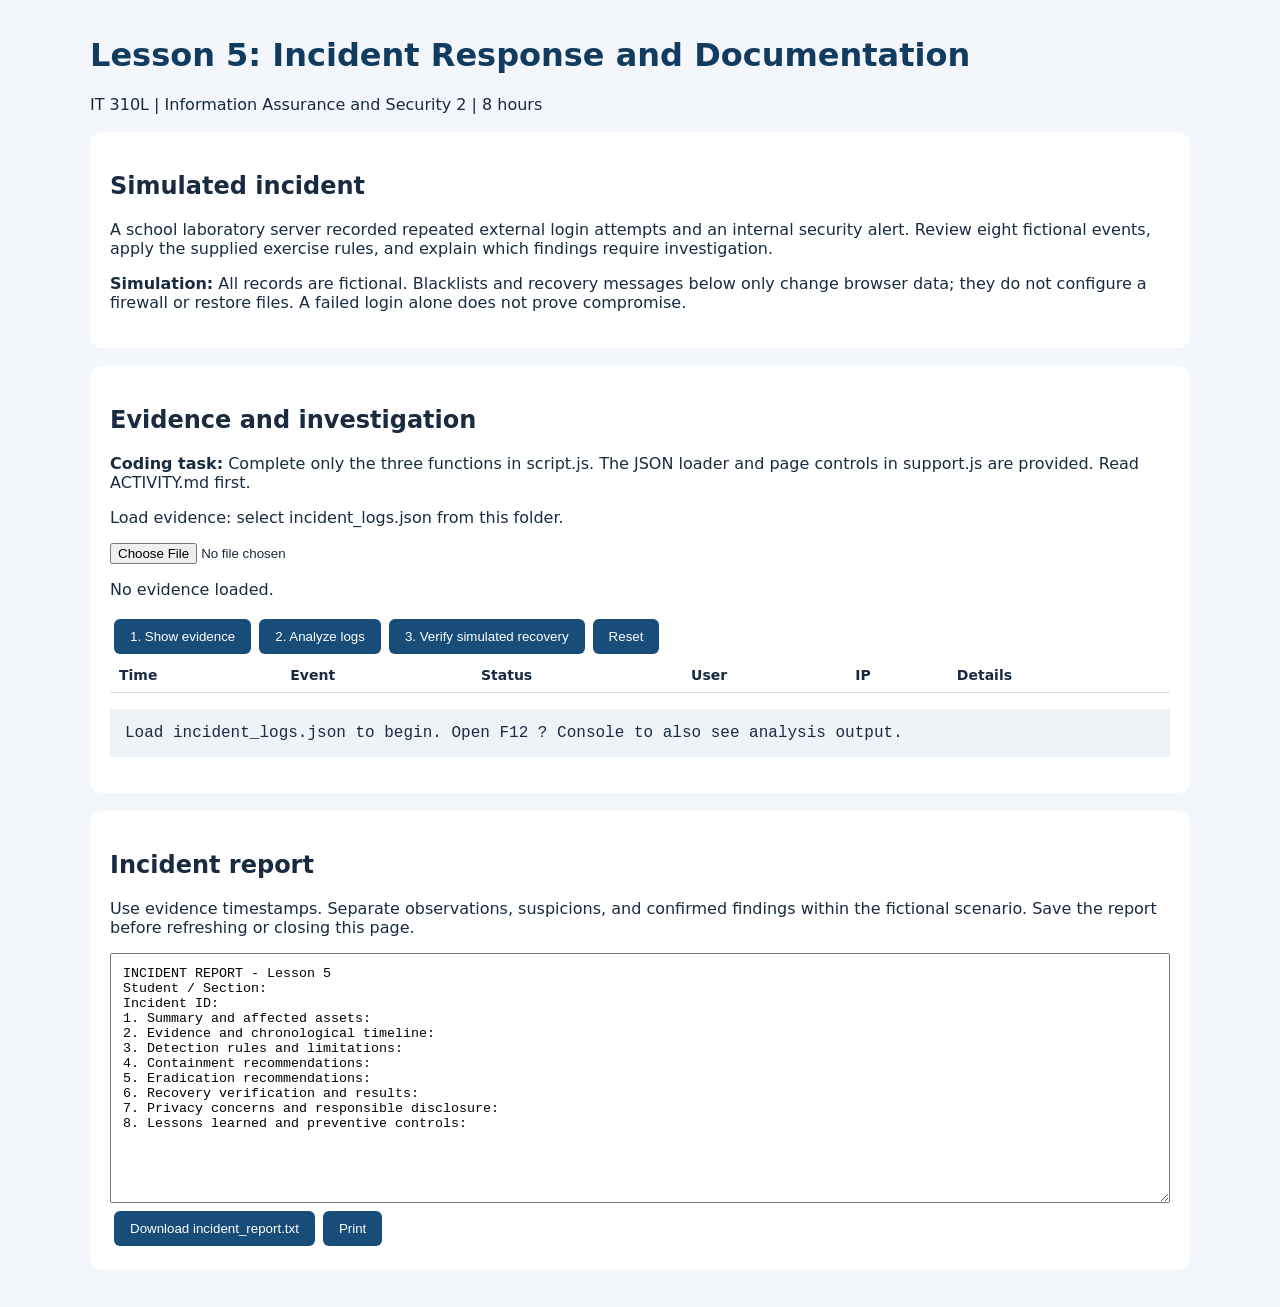
<file: Actual/Student Exercise/index.html>
<!doctype html>
<html lang="en">
  <head>
    <meta charset="utf-8" />
    <meta name="viewport" content="width=device-width, initial-scale=1" />
    <title>Lesson 5 | Incident Response and Documentation</title>
    <style>
      body {
        font: 16px system-ui;
        max-width: 1100px;
        margin: 36px auto;
        padding: 0 20px;
        color: #182b40;
        background: #f3f6fa;
      }
      h1 {
        color: #123b60;
      }
      section {
        background: white;
        padding: 20px;
        margin: 18px 0;
        border-radius: 12px;
      }
      button {
        padding: 10px 16px;
        margin: 4px;
        background: #174d78;
        color: white;
        border: 0;
        border-radius: 6px;
        cursor: pointer;
      }
      table {
        width: 100%;
        border-collapse: collapse;
        font-size: 14px;
      }
      th,
      td {
        text-align: left;
        padding: 9px;
        border-bottom: 1px solid #ddd;
      }
      pre {
        white-space: pre-wrap;
        background: #eef3f8;
        padding: 15px;
      }
      textarea {
        box-sizing: border-box;
        width: 100%;
        min-height: 250px;
        padding: 12px;
      }
      .scroll {
        overflow: auto;
      }
      @media print {
        button {
          display: none;
        }
        body {
          background: white;
        }
      }
    </style>
  </head>
  <body>
    <h1>Lesson 5: Incident Response and Documentation</h1>
    <p>IT 310L | Information Assurance and Security 2 | 8 hours</p>
    <section>
      <h2>Simulated incident</h2>
      <p>
        A school laboratory server recorded repeated external login attempts and
        an internal security alert. Review eight fictional events, apply the
        supplied exercise rules, and explain which findings require
        investigation.
      </p>
      <p>
        <strong>Simulation:</strong> All records are fictional. Blacklists and
        recovery messages below only change browser data; they do not configure
        a firewall or restore files. A failed login alone does not prove
        compromise.
      </p>
    </section>
    <section>
      <h2>Evidence and investigation</h2>
      <p>
        <strong>Coding task:</strong> Complete only the three functions in
        script.js. The JSON loader and page controls in support.js are provided.
        Read ACTIVITY.md first.
      </p>
      <p>
        <label for="log-file"
          >Load evidence: select incident_logs.json from this folder.</label
        >
      </p>
      <input id="log-file" type="file" accept=".json,application/json" />
      <p id="file-status" role="status">No evidence loaded.</p>
      <button id="show" disabled>1. Show evidence</button
      ><button id="analyze" disabled>2. Analyze logs</button
      ><button id="recover">3. Verify simulated recovery</button
      ><button id="reset">Reset</button>
      <div class="scroll">
        <table>
          <thead>
            <tr>
              <th>Time</th>
              <th>Event</th>
              <th>Status</th>
              <th>User</th>
              <th>IP</th>
              <th>Details</th>
            </tr>
          </thead>
          <tbody id="logs"></tbody>
        </table>
      </div>
      <pre id="output" aria-live="polite">
Load incident_logs.json to begin. Open F12 ? Console to also see analysis output.</pre>
    </section>
    <section>
      <h2>Incident report</h2>
      <p>
        Use evidence timestamps. Separate observations, suspicions, and
        confirmed findings within the fictional scenario. Save the report before
        refreshing or closing this page.
      </p>
      <textarea id="report" aria-label="Incident report"></textarea
      ><button id="download">Download incident_report.txt</button
      ><button onclick="window.print()">Print</button>
    </section>
    <script src="script.js"></script>
    <script src="support.js"></script>
  </body>
</html>
</file>
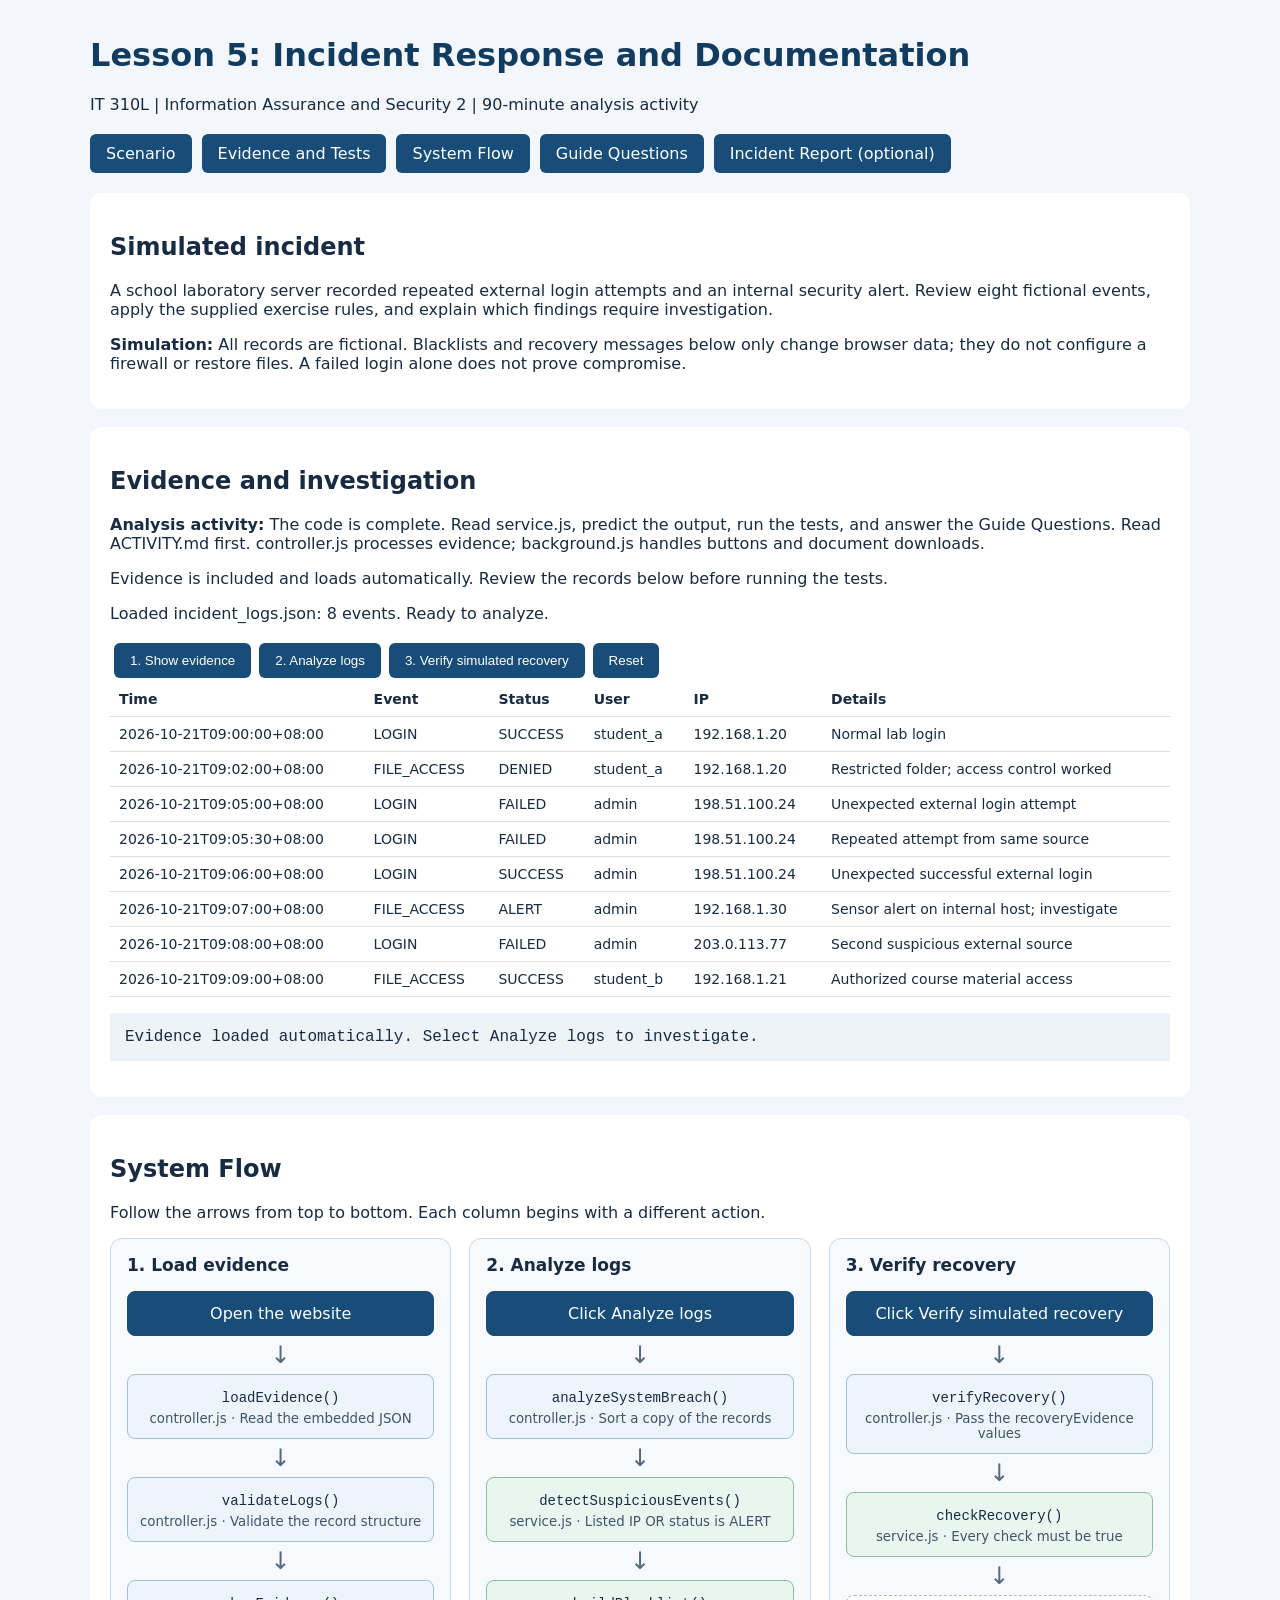
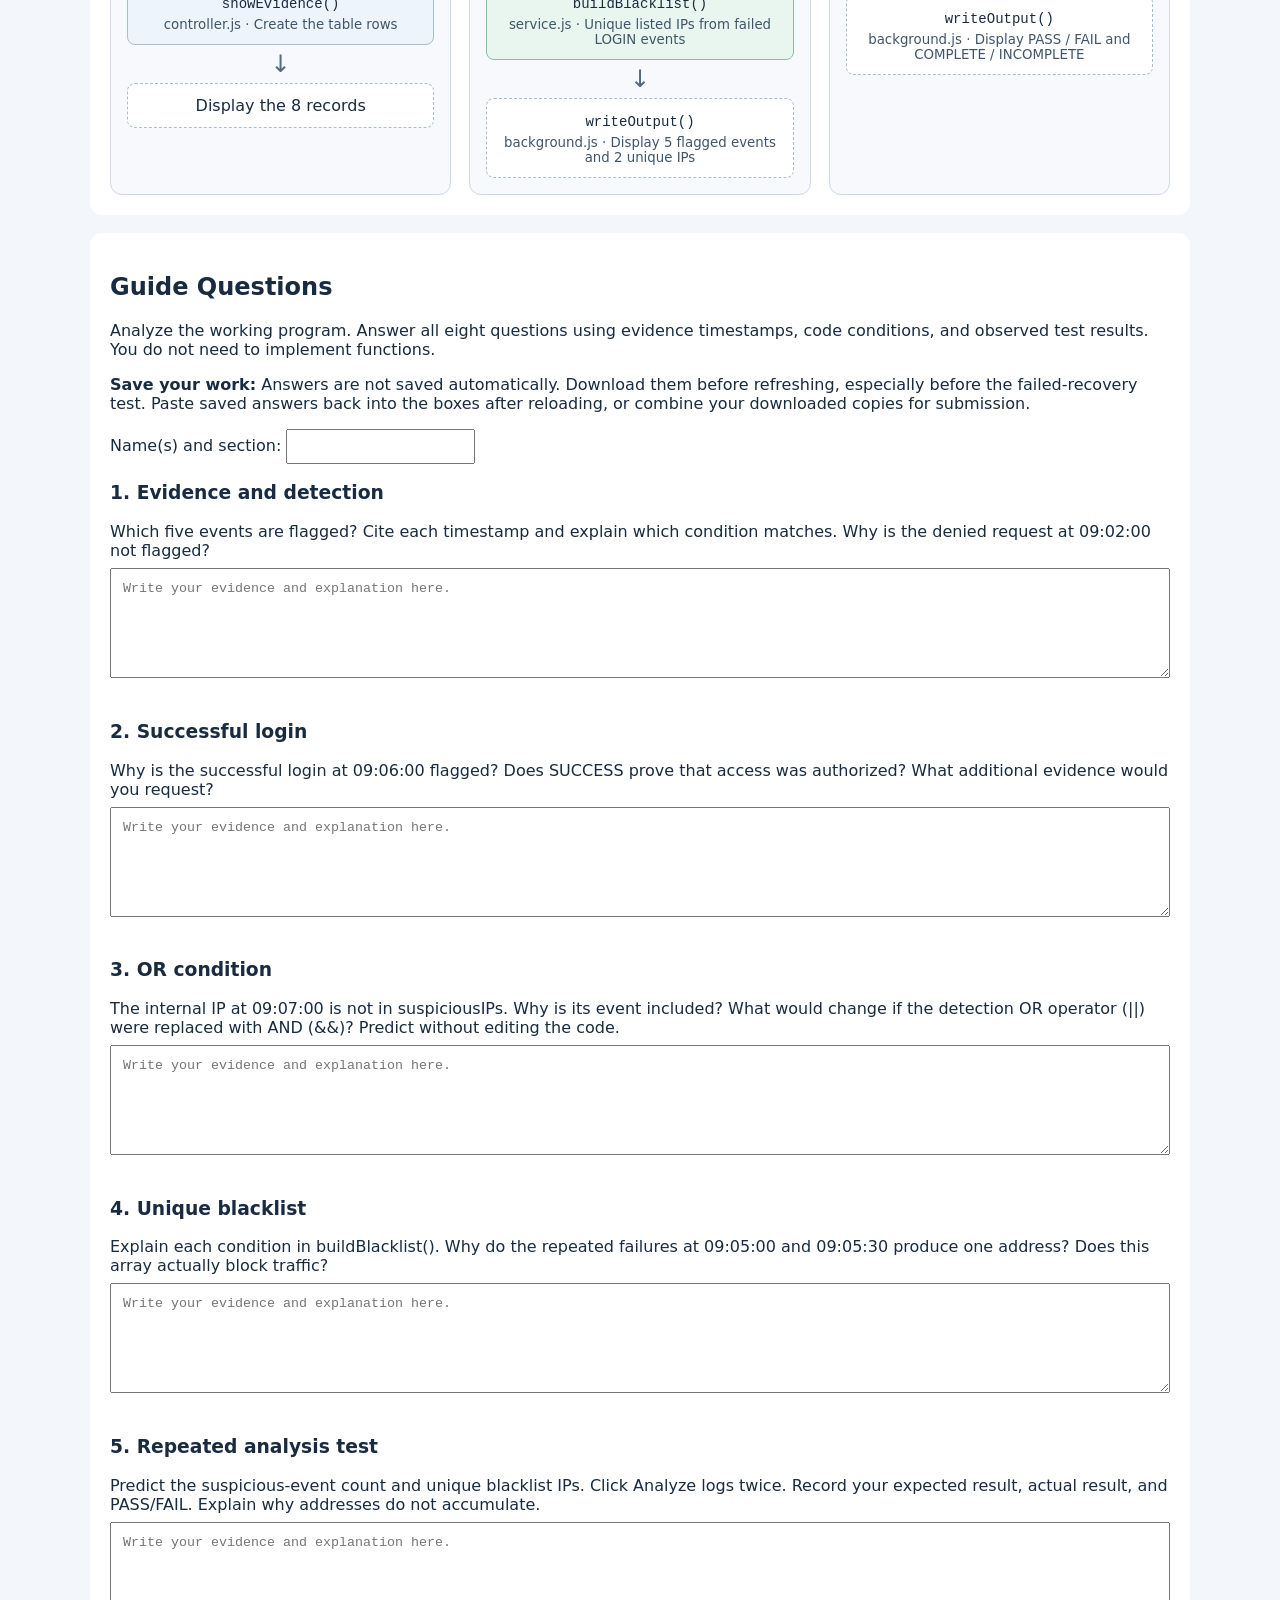
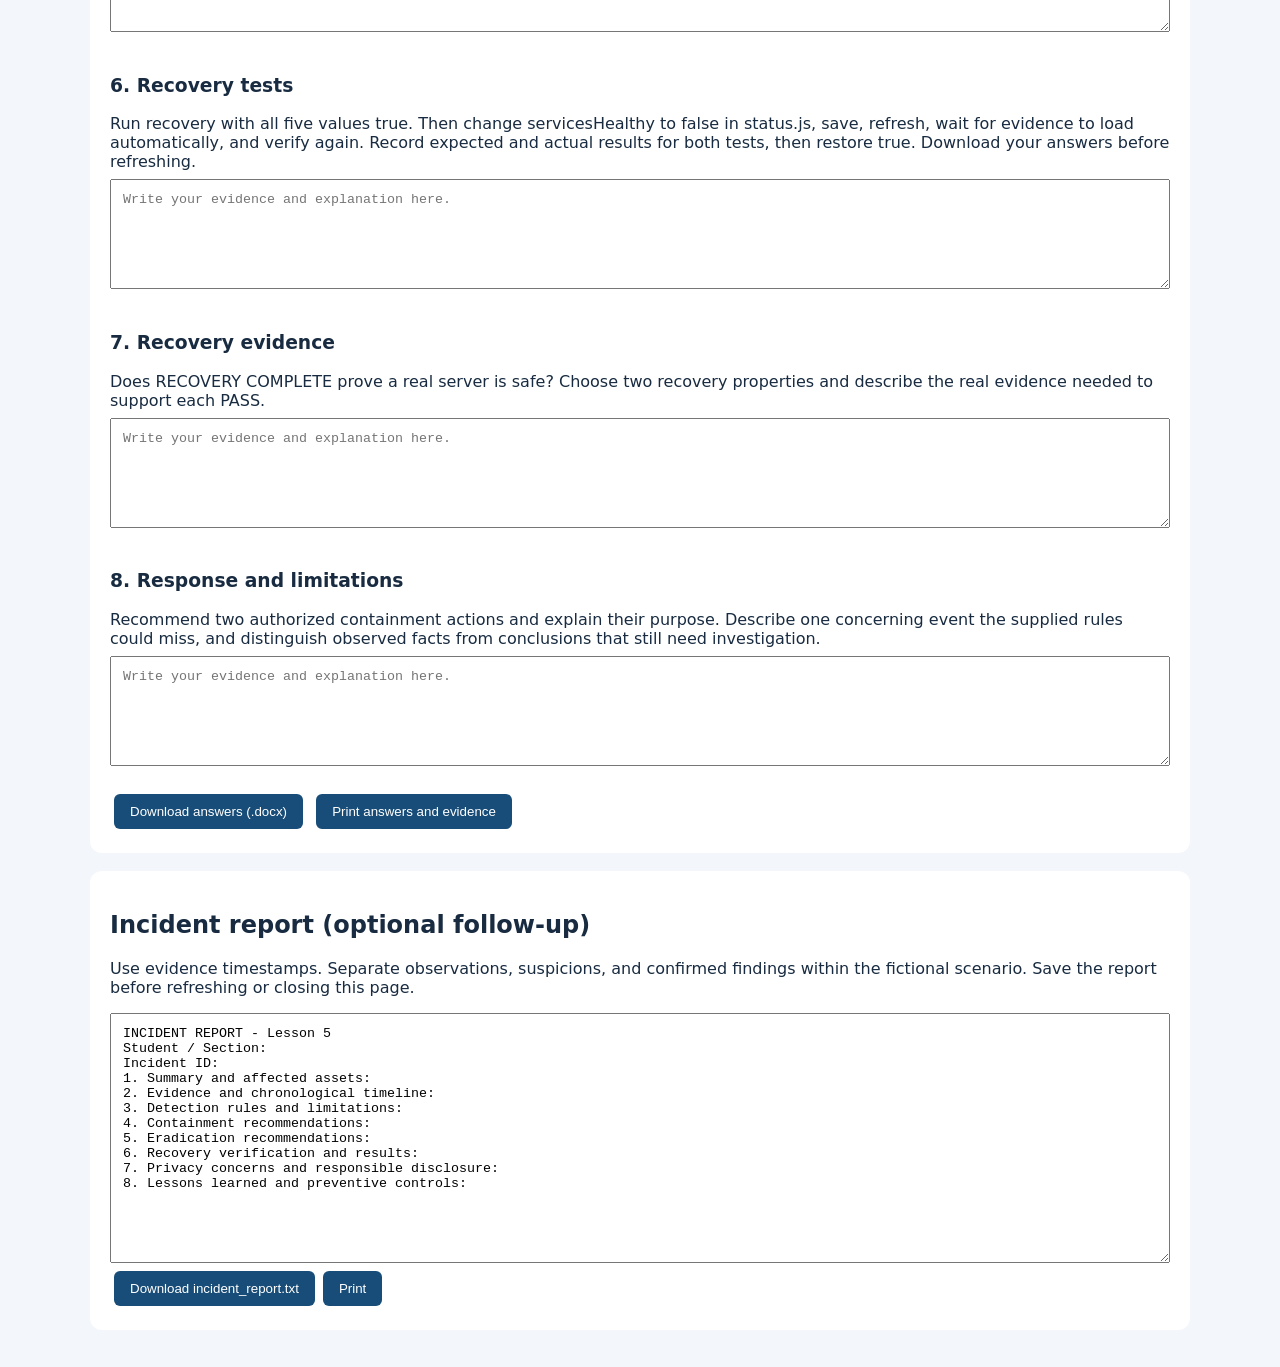
<file: Lesson 5/Student Exercise/index.html>
<!doctype html>
<html lang="en">
  <head>
    <meta charset="utf-8" />
    <meta name="viewport" content="width=device-width, initial-scale=1" />
    <title>Lesson 5 | Incident Response and Documentation</title>
    <style>
      body {
        font: 16px system-ui;
        max-width: 1100px;
        margin: 36px auto;
        padding: 0 20px;
        color: #182b40;
        background: #f3f6fa;
      }
      h1 {
        color: #123b60;
      }
      section {
        background: white;
        padding: 20px;
        margin: 18px 0;
        border-radius: 12px;
      }
      button {
        padding: 10px 16px;
        margin: 4px;
        background: #174d78;
        color: white;
        border: 0;
        border-radius: 6px;
        cursor: pointer;
      }
      table {
        width: 100%;
        border-collapse: collapse;
        font-size: 14px;
      }
      th,
      td {
        text-align: left;
        padding: 9px;
        border-bottom: 1px solid #ddd;
      }
      pre {
        white-space: pre-wrap;
        background: #eef3f8;
        padding: 15px;
      }
      textarea {
        box-sizing: border-box;
        width: 100%;
        min-height: 250px;
        padding: 12px;
      }
      .scroll {
        overflow: auto;
      }
      nav { display: flex; flex-wrap: wrap; gap: 10px; margin: 20px 0; }
      nav a { padding: 10px 16px; background: #174d78; color: white; border-radius: 6px; text-decoration: none; }
      nav a:focus-visible, button:focus-visible { outline: 3px solid #c05b00; outline-offset: 3px; }
      section { scroll-margin-top: 20px; }
      #guide-questions textarea { min-height: 110px; margin: 8px 0 20px; }
      #student-name { padding: 8px; max-width: 100%; box-sizing: border-box; }
      .flow-figure { margin: 0; }
      .flow-paths { display: grid; grid-template-columns: repeat(3, minmax(0, 1fr)); gap: 18px; }
      .flow-path { padding: 16px; border: 1px solid #cdd9e5; border-radius: 12px; background: #f7f9fc; }
      .flow-path h3 { margin: 0 0 16px; font-size: 17px; }
      .flow-steps { list-style: none; margin: 0; padding: 0; }
      .flow-steps > li + li::before { content: "\2193"; display: block; text-align: center; font-size: 24px; color: #526980; margin: 5px 0; }
      .flow-node { padding: 12px; text-align: center; border: 1px solid #a6bed4; border-radius: 8px; background: #edf4fb; overflow-wrap: anywhere; }
      .flow-node code { font-size: 14px; }
      .flow-node small { display: block; margin-top: 5px; color: #405569; }
      .flow-node.service { background: #e9f6ef; border-color: #8abda1; }
      .flow-node.action { background: #174d78; color: white; border-color: #174d78; }
      .flow-node.result { background: white; border-style: dashed; }
      .flow-figure figcaption { margin-top: 16px; line-height: 1.6; }
      @media (max-width: 800px) { .flow-paths { grid-template-columns: 1fr; } }
      @media print { .flow-path { break-inside: avoid; } }
      @media print {
        nav { display: none; }
        button {
          display: none;
        }
        body {
          background: white;
        }
      }
    </style>
  </head>
  <body>
    <h1>Lesson 5: Incident Response and Documentation</h1>
    <p>IT 310L | Information Assurance and Security 2 | 90-minute analysis activity</p>
    <nav aria-label="Activity navigation">
      <a href="#scenario">Scenario</a>
      <a href="#investigation">Evidence and Tests</a>
      <a href="#system-flow">System Flow</a>
      <a href="#guide-questions">Guide Questions</a>
      <a href="#incident-report">Incident Report (optional)</a>
    </nav>
    <section id="scenario">
      <h2>Simulated incident</h2>
      <p>
        A school laboratory server recorded repeated external login attempts and
        an internal security alert. Review eight fictional events, apply the
        supplied exercise rules, and explain which findings require
        investigation.
      </p>
      <p>
        <strong>Simulation:</strong> All records are fictional. Blacklists and
        recovery messages below only change browser data; they do not configure
        a firewall or restore files. A failed login alone does not prove
        compromise.
      </p>
    </section>
    <section id="investigation">
      <h2>Evidence and investigation</h2>
      <p>
        <strong>Analysis activity:</strong> The code is complete. Read service.js,
        predict the output, run the tests, and answer the Guide Questions.
        Read ACTIVITY.md first. controller.js processes evidence; background.js handles buttons and document downloads.
      </p>
      <p>Evidence is included and loads automatically. Review the records below before running the tests.</p>
      <p id="file-status" role="status">Loading supplied evidence...</p>
      <button id="show" disabled>1. Show evidence</button
      ><button id="analyze" disabled>2. Analyze logs</button
      ><button id="recover">3. Verify simulated recovery</button
      ><button id="reset">Reset</button>
      <div class="scroll">
        <table>
          <thead>
            <tr>
              <th>Time</th>
              <th>Event</th>
              <th>Status</th>
              <th>User</th>
              <th>IP</th>
              <th>Details</th>
            </tr>
          </thead>
          <tbody id="logs"></tbody>
        </table>
      </div>
      <pre id="output" aria-live="polite">
Loading supplied evidence... Open F12 ? Console to also see analysis output.</pre>
    </section>
    <section id="system-flow" lang="en" aria-labelledby="flow-title">
      <h2 id="flow-title">System Flow</h2>
      <p>Follow the arrows from top to bottom. Each column begins with a different action.</p>
      <figure class="flow-figure">
        <div class="flow-paths">
          <div class="flow-path">
            <h3>1. Load evidence</h3>
            <ol class="flow-steps">
              <li><div class="flow-node action">Open the website</div></li>
              <li><div class="flow-node"><code>loadEvidence()</code><small>controller.js &middot; Read the embedded JSON</small></div></li>
              <li><div class="flow-node"><code>validateLogs()</code><small>controller.js &middot; Validate the record structure</small></div></li>
              <li><div class="flow-node"><code>showEvidence()</code><small>controller.js &middot; Create the table rows</small></div></li>
              <li><div class="flow-node result">Display the 8 records</div></li>
            </ol>
          </div>
          <div class="flow-path">
            <h3>2. Analyze logs</h3>
            <ol class="flow-steps">
              <li><div class="flow-node action">Click Analyze logs</div></li>
              <li><div class="flow-node"><code>analyzeSystemBreach()</code><small>controller.js &middot; Sort a copy of the records</small></div></li>
              <li><div class="flow-node service"><code>detectSuspiciousEvents()</code><small>service.js &middot; Listed IP OR status is ALERT</small></div></li>
              <li><div class="flow-node service"><code>buildBlacklist()</code><small>service.js &middot; Unique listed IPs from failed LOGIN events</small></div></li>
              <li><div class="flow-node result"><code>writeOutput()</code><small>background.js &middot; Display 5 flagged events and 2 unique IPs</small></div></li>
            </ol>
          </div>
          <div class="flow-path">
            <h3>3. Verify recovery</h3>
            <ol class="flow-steps">
              <li><div class="flow-node action">Click Verify simulated recovery</div></li>
              <li><div class="flow-node"><code>verifyRecovery()</code><small>controller.js &middot; Pass the recoveryEvidence values</small></div></li>
              <li><div class="flow-node service"><code>checkRecovery()</code><small>service.js &middot; Every check must be true</small></div></li>
              <li><div class="flow-node result"><code>writeOutput()</code><small>background.js &middot; Display PASS / FAIL and COMPLETE / INCOMPLETE</small></div></li>
            </ol>
          </div>
        </div>
      </figure>
    </section>
    <section id="guide-questions" aria-labelledby="guide-title">
      <h2 id="guide-title">Guide Questions</h2>
      <p>Analyze the working program. Answer all eight questions using evidence timestamps,
        code conditions, and observed test results. You do not need to implement functions.</p>
      <p><strong>Save your work:</strong> Answers are not saved automatically. Download them
        before refreshing, especially before the failed-recovery test. Paste saved answers
        back into the boxes after reloading, or combine your downloaded copies for submission.</p>
      <p><label for="student-name">Name(s) and section:</label>
        <input id="student-name" type="text" /></p>
      <h3>1. Evidence and detection</h3>
      <label for="answer-1">Which five events are flagged? Cite each timestamp and explain which condition matches. Why is the denied request at 09:02:00 not flagged?</label>
      <textarea id="answer-1" placeholder="Write your evidence and explanation here."></textarea>
      <h3>2. Successful login</h3>
      <label for="answer-2">Why is the successful login at 09:06:00 flagged? Does SUCCESS prove that access was authorized? What additional evidence would you request?</label>
      <textarea id="answer-2" placeholder="Write your evidence and explanation here."></textarea>
      <h3>3. OR condition</h3>
      <label for="answer-3">The internal IP at 09:07:00 is not in suspiciousIPs. Why is its event included? What would change if the detection OR operator (||) were replaced with AND (&&)? Predict without editing the code.</label>
      <textarea id="answer-3" placeholder="Write your evidence and explanation here."></textarea>
      <h3>4. Unique blacklist</h3>
      <label for="answer-4">Explain each condition in buildBlacklist(). Why do the repeated failures at 09:05:00 and 09:05:30 produce one address? Does this array actually block traffic?</label>
      <textarea id="answer-4" placeholder="Write your evidence and explanation here."></textarea>
      <h3>5. Repeated analysis test</h3>
      <label for="answer-5">Predict the suspicious-event count and unique blacklist IPs. Click Analyze logs twice. Record your expected result, actual result, and PASS/FAIL. Explain why addresses do not accumulate.</label>
      <textarea id="answer-5" placeholder="Write your evidence and explanation here."></textarea>
      <h3>6. Recovery tests</h3>
      <label for="answer-6">Run recovery with all five values true. Then change servicesHealthy to false in status.js, save, refresh, wait for evidence to load automatically, and verify again. Record expected and actual results for both tests, then restore true. Download your answers before refreshing.</label>
      <textarea id="answer-6" placeholder="Write your evidence and explanation here."></textarea>
      <h3>7. Recovery evidence</h3>
      <label for="answer-7">Does RECOVERY COMPLETE prove a real server is safe? Choose two recovery properties and describe the real evidence needed to support each PASS.</label>
      <textarea id="answer-7" placeholder="Write your evidence and explanation here."></textarea>
      <h3>8. Response and limitations</h3>
      <label for="answer-8">Recommend two authorized containment actions and explain their purpose. Describe one concerning event the supplied rules could miss, and distinguish observed facts from conclusions that still need investigation.</label>
      <textarea id="answer-8" placeholder="Write your evidence and explanation here."></textarea>
      <button id="download-answers" type="button">Download answers (.docx)</button>
      <button type="button" onclick="window.print()">Print answers and evidence</button>
    </section>
    <section id="incident-report">
      <h2>Incident report (optional follow-up)</h2>
      <p>
        Use evidence timestamps. Separate observations, suspicions, and
        confirmed findings within the fictional scenario. Save the report before
        refreshing or closing this page.
      </p>
      <textarea id="report" aria-label="Incident report"></textarea
      ><button id="download">Download incident_report.txt</button
      ><button onclick="window.print()">Print</button>
    </section>
    <!-- Offline copy of incident_logs.json. Keep this dataset in sync if evidence changes. -->
    <script id="evidence-data" type="application/json">
        [
          {
            "timestamp": "2026-10-21T09:00:00+08:00",
            "eventType": "LOGIN",
            "status": "SUCCESS",
            "user": "student_a",
            "ip": "192.168.1.20",
            "details": "Normal lab login"
          },
          {
            "timestamp": "2026-10-21T09:02:00+08:00",
            "eventType": "FILE_ACCESS",
            "status": "DENIED",
            "user": "student_a",
            "ip": "192.168.1.20",
            "details": "Restricted folder; access control worked"
          },
          {
            "timestamp": "2026-10-21T09:05:00+08:00",
            "eventType": "LOGIN",
            "status": "FAILED",
            "user": "admin",
            "ip": "198.51.100.24",
            "details": "Unexpected external login attempt"
          },
          {
            "timestamp": "2026-10-21T09:05:30+08:00",
            "eventType": "LOGIN",
            "status": "FAILED",
            "user": "admin",
            "ip": "198.51.100.24",
            "details": "Repeated attempt from same source"
          },
          {
            "timestamp": "2026-10-21T09:06:00+08:00",
            "eventType": "LOGIN",
            "status": "SUCCESS",
            "user": "admin",
            "ip": "198.51.100.24",
            "details": "Unexpected successful external login"
          },
          {
            "timestamp": "2026-10-21T09:07:00+08:00",
            "eventType": "FILE_ACCESS",
            "status": "ALERT",
            "user": "admin",
            "ip": "192.168.1.30",
            "details": "Sensor alert on internal host; investigate"
          },
          {
            "timestamp": "2026-10-21T09:08:00+08:00",
            "eventType": "LOGIN",
            "status": "FAILED",
            "user": "admin",
            "ip": "203.0.113.77",
            "details": "Second suspicious external source"
          },
          {
            "timestamp": "2026-10-21T09:09:00+08:00",
            "eventType": "FILE_ACCESS",
            "status": "SUCCESS",
            "user": "student_b",
            "ip": "192.168.1.21",
            "details": "Authorized course material access"
          }
        ]
    </script>
    <script src="status.js"></script>
    <script src="service.js"></script>
    <script src="controller.js"></script>
    <script src="background.js"></script>
  </body>
</html>
</file>
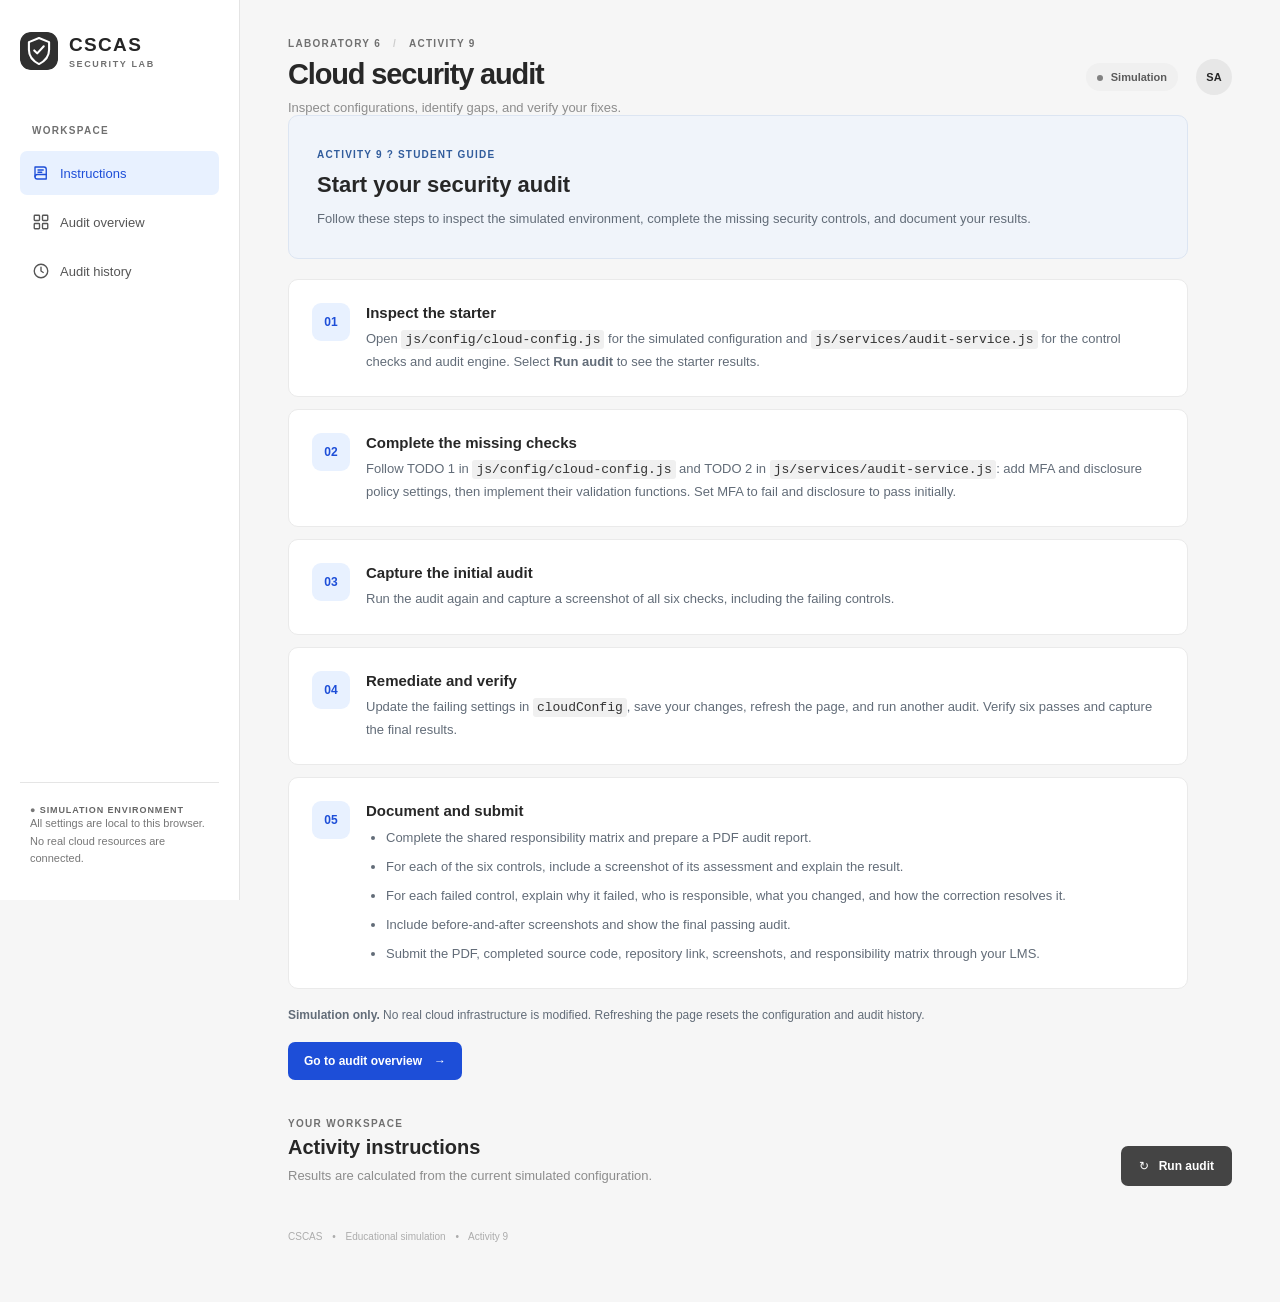
<file: Lesson 6/Activity 9 - Shared Responsibility Mapping and Compliance Hardening/Student Activity/index.html>
﻿<!doctype html>
<html lang="en">
  <head>
    <meta charset="utf-8" />
    <meta name="viewport" content="width=device-width,initial-scale=1" />
    <title>CSCAS | Student audit lab</title>
    <link rel="icon" type="image/svg+xml" href="icon.svg" />
    <link rel="stylesheet" href="style.css" />
  </head>
  <body>
    <div class="app">
      <aside>
        <div class="brand">
          <img class="brand-mark" src="icon.svg" alt="" />
          <div>CSCAS<small>SECURITY LAB</small></div>
        </div>
        <div class="side-label">WORKSPACE</div>
        <a class="nav" href="#instructions"
          ><svg class="icon" viewBox="0 0 24 24" aria-hidden="true">
            <path d="M4 4h12a3 3 0 0 1 3 3v13H7a3 3 0 0 1-3-3V4Z" />
            <path d="M4 17a3 3 0 0 1 3-3h12M8 8h7M8 11h5" />
          </svg>
          Instructions</a
        >
        <a class="nav active" href="#overview"
          ><svg class="icon" viewBox="0 0 24 24" aria-hidden="true">
            <rect x="3" y="3" width="7" height="7" rx="1" />
            <rect x="14" y="3" width="7" height="7" rx="1" />
            <rect x="3" y="14" width="7" height="7" rx="1" />
            <rect x="14" y="14" width="7" height="7" rx="1" />
          </svg>
          Audit overview</a
        >
        <a class="nav" href="#activity"
          ><svg class="icon" viewBox="0 0 24 24" aria-hidden="true">
            <circle cx="12" cy="12" r="9" />
            <path d="M12 7v5l3 2" />
          </svg>
          Audit history</a
        >
        <div class="side-note">
          <span>●</span> SIMULATION ENVIRONMENT
          <p>
            All settings are local to this browser. No real cloud resources are
            connected.
          </p>
        </div>
      </aside>
      <main>
        <header>
          <div>
            <div class="eyebrow">LABORATORY 6 <span>/</span> ACTIVITY 9</div>
            <h1>Cloud security audit</h1>
            <p>Inspect configurations, identify gaps, and verify your fixes.</p>
          </div>
          <div class="header-right">
            <span class="badge"><i></i> Simulation</span
            ><span class="avatar">SA</span>
          </div>
        </header>
        <section class="instructions" data-view="instructions" hidden>
          <div class="instructions-intro">
            <span class="instruction-kicker">ACTIVITY 9 ? STUDENT GUIDE</span>
            <h2>Start your security audit</h2>
            <p>
              Follow these steps to inspect the simulated environment, complete
              the missing security controls, and document your results.
            </p>
          </div>
          <div class="instruction-steps">
            <article class="card instruction-step">
              <span class="step-number">01</span>
              <div>
                <h3>Inspect the starter</h3>
                <p>
                  Open <code>js/config/cloud-config.js</code> for the simulated
                  configuration and <code>js/services/audit-service.js</code> for
                  the control checks and audit engine.
                  Select <strong>Run audit</strong> to see the starter results.
                </p>
              </div>
            </article>
            <article class="card instruction-step">
              <span class="step-number">02</span>
              <div>
                <h3>Complete the missing checks</h3>
                <p>
                  Follow TODO 1 in <code>js/config/cloud-config.js</code> and TODO 2
                  in <code>js/services/audit-service.js</code>: add MFA and
                  disclosure policy settings, then implement their validation
                  functions. Set MFA to fail and disclosure to pass initially.
                </p>
              </div>
            </article>
            <article class="card instruction-step">
              <span class="step-number">03</span>
              <div>
                <h3>Capture the initial audit</h3>
                <p>
                  Run the audit again and capture a screenshot of all six
                  checks, including the failing controls.
                </p>
              </div>
            </article>
            <article class="card instruction-step">
              <span class="step-number">04</span>
              <div>
                <h3>Remediate and verify</h3>
                <p>
                  Update the failing settings in <code>cloudConfig</code>, save
                  your changes, refresh the page, and run another audit. Verify
                  six passes and capture the final results.
                </p>
              </div>
            </article>
            <article class="card instruction-step">
              <span class="step-number">05</span>
              <div>
                <h3>Document and submit</h3>
                <ul class="submission-list">
                  <li>
                    Complete the shared responsibility matrix and prepare a PDF
                    audit report.
                  </li>
                  <li>
                    For each of the six controls, include a screenshot of its
                    assessment and explain the result.
                  </li>
                  <li>
                    For each failed control, explain why it failed, who is
                    responsible, what you changed, and how the correction
                    resolves it.
                  </li>
                  <li>
                    Include before-and-after screenshots and show the final
                    passing audit.
                  </li>
                  <li>
                    Submit the PDF, completed source code, repository link,
                    screenshots, and responsibility matrix through your LMS.
                  </li>
                </ul>
              </div>
            </article>
          </div>
          <div class="instruction-note">
            <strong>Simulation only.</strong> No real cloud infrastructure is
            modified. Refreshing the page resets the configuration and audit
            history.
          </div>
          <a class="instruction-link" href="#overview"
            >Go to audit overview <span aria-hidden="true">&rarr;</span></a
          >
        </section>
        <section class="welcome" data-view="overview">
          <div>
            <div class="eyebrow light">STUDENT LABORATORY ENVIRONMENT</div>
            <h2>Make every control count.</h2>
            <p>
              Run an audit to assess your simulated cloud environment. Complete
              the missing checks and correct the failing settings as part of your lab.
            </p>
          </div>
          <div class="shield" aria-hidden="true">✓</div>
        </section>
        <div class="section-head">
          <div>
            <div class="eyebrow">YOUR WORKSPACE</div>
            <h2 id="viewTitle">Security overview</h2>
            <p>
              Results are calculated from the current simulated configuration.
            </p>
          </div>
          <button id="runAudit">↻ &nbsp; Run audit</button>
        </div>
        <section
          class="metrics"
          aria-label="Audit summary"
          data-view="overview"
        >
          <article>
            <div class="metric-label">CONTROLS CHECKED <span>▤</span></div>
            <strong id="checked">—</strong><small>Completed checks</small>
          </article>
          <article>
            <div class="metric-label">COMPLIANT <span>✓</span></div>
            <strong id="passed">—</strong><small>Controls passing</small>
          </article>
          <article>
            <div class="metric-label">
              VIOLATIONS
              <svg class="icon" aria-hidden="true">
                <use href="icons.svg#alert"></use>
              </svg>
            </div>
            <strong id="failed">—</strong
            ><small>Controls requiring attention</small>
          </article>
          <article>
            <div class="metric-label">NOT IMPLEMENTED <span>◷</span></div>
            <strong id="pending">—</strong
            ><small>Student checks remaining</small>
          </article>
        </section>
        <section class="grid" data-view="overview" hidden>
          <article class="card" id="controls">
            <div class="card-head">
              <div>
                <h3>Control assessment</h3>
                <p>Review the latest audit results.</p>
              </div>
              <span id="resultCount" class="subtle">Not yet run</span>
            </div>
            <div id="controlList" class="control-list" aria-live="polite">
              <div class="empty">Run an audit to view control results.</div>
            </div>
          </article>
          <div class="right">
            <article class="card score-card">
              <div class="card-head">
                <div>
                  <h3>Compliance score</h3>
                  <p>Based on implemented checks</p>
                </div>
                <span
                  class="info"
                  title="Pending checks are excluded from the score."
                  >i</span
                >
              </div>
              <div class="score-ring" id="scoreRing">
                <div><strong id="score">—</strong><small>COMPLIANT</small></div>
              </div>
              <p id="scoreNote" class="score-note">
                Run an audit to calculate your score.
              </p>
            </article>
          </div>
        </section>
        <section class="card history" id="activity" data-view="activity" hidden>
          <div class="card-head">
            <div>
              <h3>Audit history</h3>
              <p>Compare audit runs during this browser session.</p>
            </div>
            <span class="subtle">SESSION ONLY</span>
          </div>
          <div id="historyList" class="empty">No audit runs yet.</div>
        </section>
        <footer>
          CSCAS <span>•</span> Educational simulation <span>•</span> Activity 9
        </footer>
      </main>
    </div>
    <script src="js/config/cloud-config.js"></script>
    <script src="js/services/audit-service.js"></script>
    <script src="js/controllers/audit-controller.js"></script>
    <script src="js/routes/router.js"></script>
  </body>
</html>
</file>
<file: Lesson 6/Activity 9 - Shared Responsibility Mapping and Compliance Hardening/Student Activity/style.css>
:root {
  font-family:
    Inter,
    Segoe UI,
    Arial,
    sans-serif;
  color: #272727;
  background: #f6f6f6;
  font-synthesis: none;
}
* {
  box-sizing: border-box;
}
body {
  margin: 0;
}
.app {
  display: flex;
  min-height: 100vh;
}
aside {
  position: sticky;
  top: 0;
  height: 100vh;
  overflow-y: auto;
  width: 240px;
  flex-shrink: 0;
  background: #222222;
  color: #cecece;
  padding: 32px 20px;
  display: flex;
  flex-direction: column;
}
.brand {
  display: flex;
  gap: 11px;
  align-items: center;
  font-size: 19px;
  font-weight: 800;
  letter-spacing: 0.07em;
  color: #252525;
}
.brand-mark {
  display: grid;
  place-items: center;
  background: #999999;
  color: #222222;
  width: 38px;
  height: 38px;
  border-radius: 11px;
}
.brand small {
  display: block;
  font-size: 9px;
  letter-spacing: 0.18em;
  color: #a1a1a1;
  margin-top: 3px;
}
.side-label,
.eyebrow {
  font-size: 10px;
  font-weight: 800;
  letter-spacing: 0.13em;
  color: #909090;
}
.side-label {
  margin: 55px 12px 15px;
}
.nav {
  color: #bbbbbb;
  text-decoration: none;
  padding: 13px 12px;
  border-radius: 7px;
  font-size: 13px;
  margin-bottom: 5px;
}
.nav.active {
  background: #3a3a3a;
  color: white;
}
.side-note {
  margin-top: auto;
  border-top: 1px solid #4a4a4a;
  padding: 22px 10px 0;
  font-size: 9px;
  letter-spacing: 0.1em;
  font-weight: 700;
  color: #c4c4c4;
}
.side-note span {
  color: #a7a7a7;
}
.side-note p {
  font-size: 11px;
  letter-spacing: 0;
  line-height: 1.6;
  font-weight: 400;
  color: #a1a1a1;
}
main {
  flex: 1;
  min-width: 0;
  max-width: 1300px;
  width: 100%;
  margin: 0 auto;
  padding: 38px clamp(20px, 4vw, 48px);
}
header,
.section-head,
.card-head {
  display: flex;
  align-items: center;
  justify-content: space-between;
  gap: 16px;
}
h1,
h2,
h3,
p {
  margin: 0;
}
h1 {
  font-size: 29px;
  letter-spacing: -0.04em;
  margin: 9px 0;
}
header p,
.section-head p,
.card-head p {
  color: #8d8d8d;
  font-size: 13px;
}
header .eyebrow span {
  padding: 0 8px;
  color: #cdcdcd;
}
.header-right {
  display: flex;
  align-items: center;
  gap: 18px;
}
.badge {
  font-size: 11px;
  font-weight: 700;
  color: #5b5b5b;
  background: #f0f0f0;
  padding: 8px 11px;
  border-radius: 20px;
}
.badge i {
  display: inline-block;
  width: 6px;
  height: 6px;
  background: #818181;
  border-radius: 50%;
  margin-right: 5px;
}
.avatar {
  background: #e7e7e7;
  border-radius: 50%;
  width: 36px;
  height: 36px;
  display: grid;
  place-items: center;
  font-size: 11px;
  font-weight: 800;
}
.welcome {
  margin: 30px 0 38px;
  background: linear-gradient(110deg, #323232, #494949);
  color: white;
  border-radius: 12px;
  padding: 29px 35px;
  display: flex;
  justify-content: space-between;
  overflow: hidden;
}
.welcome h2 {
  font-size: 23px;
  margin: 10px 0;
}
.welcome p {
  font-size: 13px;
  line-height: 1.6;
  color: #cfcfcf;
  max-width: 600px;
}
.light {
  color: #b8b8b8;
}
.shield {
  font-size: 58px;
  color: #b1b1b1;
  opacity: 0.6;
  padding: 0 35px;
}
.section-head {
  align-items: end;
  margin-bottom: 20px;
}
.section-head h2 {
  font-size: 20px;
  margin: 7px 0;
}
.section-head p {
  line-height: 1.5;
}
button {
  border: 0;
  border-radius: 7px;
  background: #595959;
  color: #ffffff;
  font-weight: 700;
  font-size: 12px;
  padding: 13px 18px;
  cursor: pointer;
}
button:hover {
  filter: brightness(0.94);
}
button:focus-visible,
a:focus-visible {
  outline: 3px solid #aeaeae;
  outline-offset: 3px;
}
.metrics {
  display: grid;
  grid-template-columns: repeat(4, minmax(0, 1fr));
  gap: 16px;
  margin-bottom: 19px;
}
.metrics article,
.card {
  background: white;
  border: 1px solid #eaeaea;
  border-radius: 10px;
}
.metrics article {
  padding: 20px;
}
.metric-label {
  display: flex;
  justify-content: space-between;
  font-size: 10px;
  letter-spacing: 0.08em;
  font-weight: 800;
  color: #959595;
}
.metric-label span {
  color: #696969;
  font-size: 16px;
}
.metrics strong {
  display: block;
  font-size: 30px;
  margin: 16px 0 4px;
}
.metrics small {
  color: #a5a5a5;
  font-size: 11px;
}
.grid {
  display: grid;
  grid-template-columns: minmax(0, 1.6fr) minmax(0, 1fr);
  gap: 18px;
}
.card {
  padding: 23px;
}
.card h3 {
  font-size: 15px;
}
.card-head p {
  font-size: 12px;
  margin-top: 6px;
}
.subtle {
  color: #aaaaaa;
  font-size: 10px;
  font-weight: 700;
}
.control-list {
  margin-top: 16px;
}
.control {
  display: flex;
  align-items: center;
  gap: 12px;
  padding: 17px 0;
  border-top: 1px solid #f0f0f0;
}
.control-icon {
  width: 34px;
  height: 34px;
  display: grid;
  place-items: center;
  border-radius: 8px;
  background: #f3f3f3;
  color: #6b6b6b;
  font-size: 15px;
}
.control-name {
  font-size: 13px;
  font-weight: 700;
}
.control-detail {
  font-size: 11px;
  color: #a1a1a1;
  margin-top: 4px;
}
.status {
  margin-left: auto;
  padding: 6px 9px;
  border-radius: 5px;
  font-size: 10px;
  font-weight: 800;
  letter-spacing: 0.04em;
}
.pass {
  background: #f0f0f0;
  color: #656565;
}
.fail {
  background: #f4f4f4;
  color: #787878;
}
.pending {
  background: #f4f4f4;
  color: #888888;
}
.right {
  display: grid;
  gap: 18px;
}
.score-ring {
  --score: 0%;
  width: 138px;
  height: 138px;
  margin: 24px auto 12px;
  border-radius: 50%;
  background: conic-gradient(
    var(--score-color, #eeeeee) var(--score),
    #eeeeee 0
  );
  display: grid;
  place-items: center;
}
.score-ring > div {
  background: white;
  width: 112px;
  height: 112px;
  border-radius: 50%;
  display: grid;
  align-content: center;
  text-align: center;
}
.score-ring strong {
  font-size: 30px;
  letter-spacing: -0.05em;
}
.score-ring small {
  font-size: 9px;
  letter-spacing: 0.08em;
  color: #a5a5a5;
  margin-top: 4px;
}
.score-note {
  text-align: center;
  color: #959595;
  font-size: 11px;
  line-height: 1.5;
}
.info {
  border: 1px solid #cdcdcd;
  color: #a6a6a6;
  width: 17px;
  height: 17px;
  display: grid;
  place-items: center;
  border-radius: 50%;
  font-size: 11px;
}
.action-icon {
  color: #646464;
  font-size: 23px;
  margin-bottom: 10px;
}
.action-card p {
  font-size: 12px;
  line-height: 1.6;
  color: #939393;
  margin: 9px 0 16px;
}
.secondary {
  width: 100%;
  text-align: left;
  background: #f1f1f1;
  color: #585858;
}
.secondary span {
  float: right;
}
.action-card small {
  display: block;
  color: #acacac;
  font-size: 10px;
  margin-top: 11px;
}
.action-card .message {
  color: #717171;
  margin: 8px 0 0;
}
.history {
  margin-top: 18px;
}
.history-row {
  display: flex;
  justify-content: space-between;
  gap: 10px;
  border-top: 1px solid #f0f0f0;
  padding: 13px 0;
  font-size: 12px;
  color: #777777;
}
.history-row:first-child {
  margin-top: 16px;
}
.empty {
  color: #a7a7a7;
  font-size: 12px;
  padding: 25px 0;
}
footer {
  padding: 25px 0;
  color: #acacac;
  font-size: 10px;
}
footer span {
  padding: 0 7px;
}
@media (max-width: 900px) {
  aside {
    width: 190px;
  }
  .metrics {
    grid-template-columns: repeat(2, 1fr);
  }
  .grid {
    grid-template-columns: 1fr;
  }
}
@media (max-width: 600px) {
  .app {
    display: block;
  }
  aside {
    position: static;
    height: auto;
    overflow: visible;
    width: auto;
    padding: 16px;
    display: block;
  }
  .side-label,
  .nav,
  .side-note {
    display: none;
  }
  main {
    width: calc(100% - 32px);
    padding: 25px 0;
  }
  .header-right .avatar {
    display: none;
  }
  .welcome {
    padding: 24px;
  }
  .shield {
    display: none;
  }
  .section-head {
    align-items: start;
    flex-direction: column;
  }
  .metrics {
    gap: 10px;
  }
  .metrics article {
    padding: 15px;
  }
  .metrics strong {
    font-size: 25px;
  }
  .card {
    padding: 18px;
  }
}

/* A light, neutral workspace with controls that remain readable at any width. */
aside {
  background: #fff;
  color: #555;
  border-right: 1px solid #e4e4e4;
}
.brand {
  color: #252525;
}
.brand-mark {
  background: #e5e5e5;
  color: #303030;
  flex-shrink: 0;
}
.brand small,
.side-label,
.eyebrow {
  color: #707070;
}
.nav {
  color: #555;
}
.nav.active {
  background: #ededed;
  color: #222;
}
.side-note {
  border-color: #e5e5e5;
  color: #666;
}
.side-note span,
.side-note p {
  color: #777;
}
.welcome {
  background: #e9e9e9;
  color: #252525;
  border: 1px solid #dedede;
}
.welcome p,
.light {
  color: #555;
}
.shield {
  color: #999;
}
button {
  background: #444;
  color: #fff;
}
.secondary {
  background: #ededed;
  color: #333;
}
button:focus-visible,
a:focus-visible {
  outline-color: #555;
}
.pass,
.fail,
.pending {
  color: #333;
  border: 1px solid #cfcfcf;
}
.pass {
  background: #ededed;
}
.fail {
  background: #dcdcdc;
}
.pending {
  background: #f7f7f7;
}
.control-icon {
  flex-shrink: 0;
}
.control > div {
  min-width: 0;
}
.status {
  flex-shrink: 0;
}
@media (max-width: 600px) {
  aside {
    border-right: 0;
    border-bottom: 1px solid #e4e4e4;
  }
  main {
    width: 100%;
    padding: 25px 16px;
  }
  header {
    align-items: flex-start;
  }
  .header-right {
    gap: 0;
  }
  .history-row {
    flex-direction: column;
    line-height: 1.5;
  }
}
@media (max-width: 380px) {
  .metrics {
    grid-template-columns: 1fr;
  }
  .control {
    flex-wrap: wrap;
  }
  .status {
    margin-left: 46px;
  }
}

[hidden] {
  display: none !important;
}
@media (max-width: 600px) {
  aside {
    display: flex;
    flex-direction: row;
    flex-wrap: wrap;
    align-items: center;
    gap: 8px;
  }
  .brand {
    width: 100%;
    margin-bottom: 4px;
  }
  .nav {
    display: block;
    margin: 0;
    padding: 10px;
    font-size: 12px;
  }
}

.icon {
  width: 18px;
  height: 18px;
  flex-shrink: 0;
  fill: none;
  stroke: currentColor;
  stroke-width: 1.8;
  stroke-linecap: round;
  stroke-linejoin: round;
  vertical-align: middle;
}
.nav {
  display: flex;
  align-items: center;
  gap: 10px;
}
#runAudit {
  display: inline-flex;
  align-items: center;
  gap: 8px;
}
.metric-label .icon {
  width: 17px;
  height: 17px;
  color: #666;
}
.shield .icon {
  width: 72px;
  height: 72px;
  stroke-width: 1.3;
}
.action-icon .icon {
  width: 25px;
  height: 25px;
}
.secondary {
  display: flex;
  align-items: center;
  justify-content: space-between;
  gap: 8px;
}
@media (max-width: 600px) {
  .nav {
    display: flex;
  }
}

/* Status colors help students distinguish audit outcomes at a glance. */
.pass {
  background: #e5f5eb;
  border-color: #b7dfc4;
  color: #166534;
}
.fail {
  background: #fcebea;
  border-color: #efc1bd;
  color: #a32920;
}
.pending {
  background: #fff4dc;
  border-color: #ead19b;
  color: #805300;
}

.nav:hover,
.nav.active {
  background: #e8f1ff;
  color: #1d4ed8;
}

.control-icon--pass {
  background: #e5f5eb;
  color: #166534;
}
.control-icon--fail {
  background: #fcebea;
  color: #a32920;
}
.control-icon--pending {
  background: #fff4dc;
  color: #805300;
}

/* Keep page headings separated when the overview banner is hidden. */
header + .section-head,
.welcome[hidden] + .section-head {
  margin-top: 38px;
}
@media (max-width: 600px) {
  header + .section-head,
  .welcome[hidden] + .section-head {
    margin-top: 28px;
  }
}

.instructions {
  max-width: 900px;
}
.instructions-intro {
  padding: 28px;
  background: #f0f4fa;
  border: 1px solid #dce5f2;
  border-radius: 10px;
  margin-bottom: 20px;
}
.instruction-kicker {
  font-size: 10px;
  font-weight: 800;
  letter-spacing: 0.12em;
  color: #315c9c;
}
.instructions-intro h2 {
  margin: 10px 0;
  font-size: 22px;
}
.instructions-intro p,
.instruction-step p {
  color: #626c78;
  font-size: 13px;
  line-height: 1.7;
}
.instruction-steps {
  display: grid;
  gap: 12px;
}
.instruction-step {
  display: flex;
  align-items: flex-start;
  gap: 16px;
}
.instruction-step h3 {
  margin: 1px 0 7px;
}
.step-number {
  display: grid;
  place-items: center;
  flex-shrink: 0;
  width: 38px;
  height: 38px;
  border-radius: 9px;
  background: #e8f1ff;
  color: #1d4ed8;
  font-weight: 800;
  font-size: 12px;
}
.instruction-step code {
  color: #333;
  background: #f0f0f0;
  border-radius: 3px;
  padding: 2px 4px;
  overflow-wrap: anywhere;
}
.instruction-note {
  padding: 17px 0;
  color: #626c78;
  font-size: 12px;
  line-height: 1.6;
}
.instruction-link {
  display: inline-flex;
  gap: 12px;
  padding: 12px 16px;
  background: #1d4ed8;
  border-radius: 7px;
  color: white;
  text-decoration: none;
  font-size: 12px;
  font-weight: 700;
}
@media (max-width: 600px) {
  .instructions-intro {
    padding: 20px;
  }
  .instruction-step {
    gap: 12px;
  }
}

.submission-list {
  margin: 8px 0 0;
  padding-left: 20px;
  color: #626c78;
  font-size: 13px;
  line-height: 1.7;
}
.submission-list li + li {
  margin-top: 7px;
}
</file>
